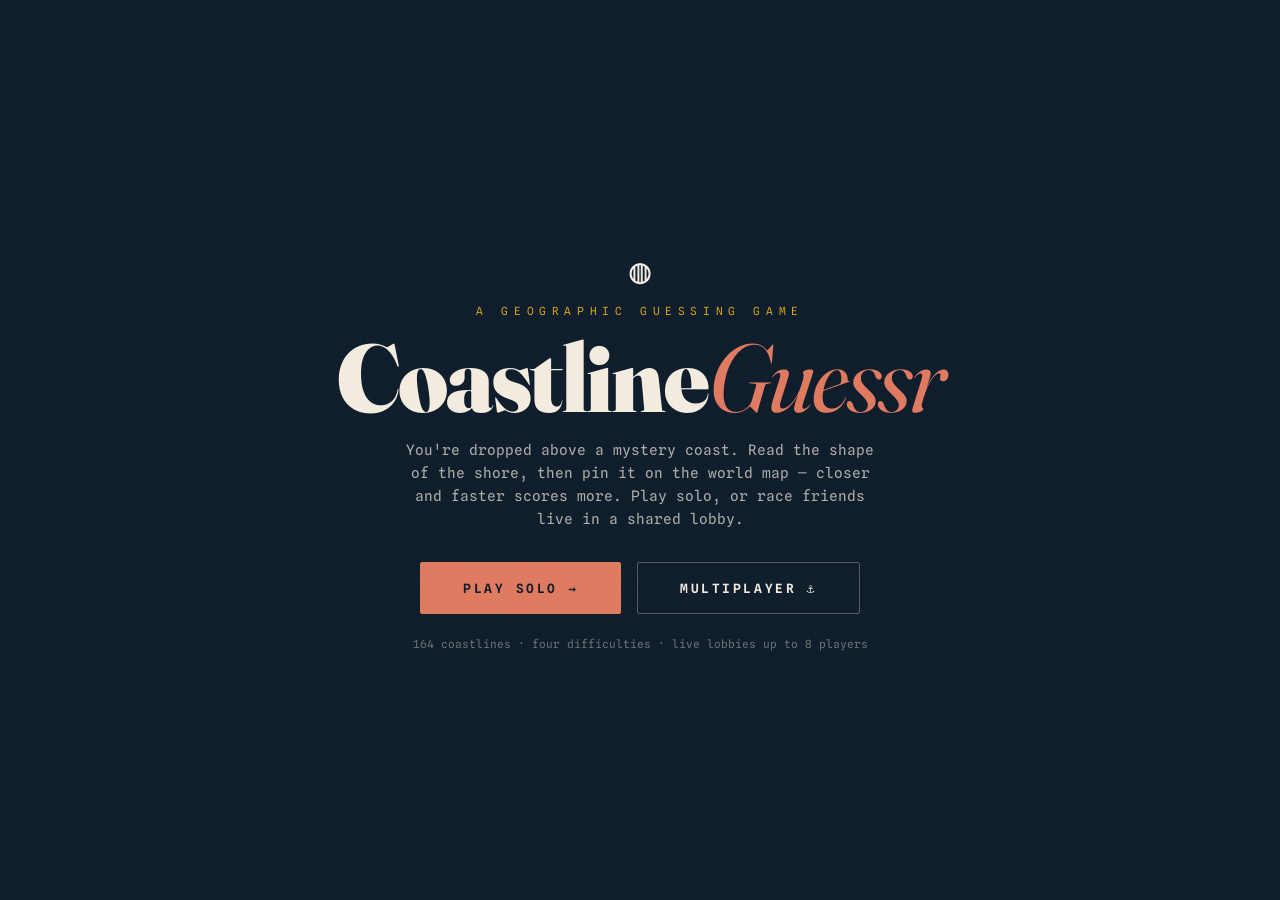
<file: index.html>
<!DOCTYPE html>
<html lang="en">
<head>
<meta charset="UTF-8">
<meta name="viewport" content="width=device-width, initial-scale=1.0">
<title>CoastlineGuessr</title>
<link href="https://fonts.googleapis.com/css2?family=Fraunces:ital,opsz,wght@0,9..144,400;0,9..144,600;0,9..144,900;1,9..144,400&family=Spline+Sans+Mono:wght@400;500;600&display=swap" rel="stylesheet">
<style>
:root {
  --ink:#0d1b2a; --paper:#f4ede0; --paper-deep:#e8ddc9;
  --coral:#e07a5f; --gold:#d4a017; --teal:#2a7f6f; --line:#3d2f1f;
  --display:'Fraunces',serif; --mono:'Spline Sans Mono',monospace;
}
* { margin:0; padding:0; box-sizing:border-box; }
html,body { height:100%; }
body {
  font-family:var(--mono); background:var(--paper); color:var(--ink);
  background-image:radial-gradient(circle at 20% 30%, rgba(212,160,23,0.06) 0%, transparent 40%),
    radial-gradient(circle at 80% 70%, rgba(42,127,111,0.06) 0%, transparent 40%);
  overflow-x:hidden;
}
body::after { content:""; position:fixed; inset:0; pointer-events:none; z-index:9999; opacity:0.04;
  background-image:url("data:image/svg+xml,%3Csvg xmlns='http://www.w3.org/2000/svg' width='100' height='100'%3E%3Cfilter id='n'%3E%3CfeTurbulence type='fractalNoise' baseFrequency='0.9' numOctaves='3'/%3E%3C/filter%3E%3Crect width='100' height='100' filter='url(%23n)'/%3E%3C/svg%3E"); }

.center-screen { min-height:100vh; display:flex; flex-direction:column; align-items:center; justify-content:center; text-align:center; padding:2rem; }
.dark { background:var(--ink); color:var(--paper); }

.kicker { letter-spacing:0.5em; font-size:0.7rem; text-transform:uppercase; color:var(--gold); margin-bottom:1.2rem; }
h1.title { font-family:var(--display); font-weight:900; font-size:clamp(2.4rem,10vw,6rem); line-height:0.85; letter-spacing:-0.02em; font-variation-settings:'opsz' 144; }
h1.title em { font-style:italic; color:var(--coral); font-weight:400; }
.sub { max-width:480px; font-size:0.9rem; line-height:1.6; margin:1.2rem 0 2rem; }
.dark .sub { color:rgba(244,237,224,0.7); }

.btn { font-family:var(--mono); font-weight:600; text-transform:uppercase; letter-spacing:0.18em; font-size:0.72rem;
  padding:0.9rem 1.8rem; border:1.5px solid var(--line); background:var(--ink); color:var(--paper); cursor:pointer;
  border-radius:2px; transition:transform 0.15s, background 0.15s, opacity 0.15s; text-decoration:none; display:inline-block; }
.btn:hover:not(:disabled) { transform:translateY(-2px); }
.btn:disabled { opacity:0.35; cursor:not-allowed; }
.btn.coral { background:var(--coral); border-color:var(--coral); color:var(--ink); }
.btn.coral:hover { background:var(--gold); border-color:var(--gold); }
.btn.ghost { background:transparent; }
.dark .btn.ghost { color:var(--paper); border-color:rgba(244,237,224,0.3); }
.btn.big { padding:1.1rem 2.6rem; font-size:0.8rem; letter-spacing:0.2em; }

.field { font-family:var(--mono); font-size:0.9rem; padding:0.85rem 1rem; border-radius:4px;
  background:rgba(244,237,224,0.06); border:1.5px solid rgba(244,237,224,0.25); color:var(--paper); width:100%; }
.field::placeholder { color:rgba(244,237,224,0.4); }
.field:focus { outline:none; border-color:var(--coral); }
.field.code { text-transform:uppercase; letter-spacing:0.4em; text-align:center; font-size:1.6rem; font-family:var(--display); font-weight:600; }

.row { display:flex; gap:1rem; align-items:center; flex-wrap:wrap; justify-content:center; }
.stack { display:flex; flex-direction:column; gap:1rem; max-width:420px; width:100%; }

header.bar { display:flex; align-items:center; justify-content:space-between; padding:0.9rem 1.5rem;
  border-bottom:1.5px solid var(--line); background:var(--paper-deep); position:sticky; top:0; z-index:50; flex-wrap:wrap; gap:0.5rem; }
.brand { font-family:var(--display); font-weight:900; font-size:1.3rem; letter-spacing:-0.01em; }
.brand em { font-style:italic; color:var(--coral); font-weight:400; }
.pill { font-size:0.6rem; text-transform:uppercase; letter-spacing:0.2em; background:var(--ink); color:var(--paper); padding:0.35rem 0.7rem; border-radius:2px; margin-left:0.6rem; }

.map-wrap { position:relative; border:1.5px solid var(--line); border-radius:4px; overflow:hidden; box-shadow:6px 6px 0 rgba(13,27,42,0.12); }
.map-badge { position:absolute; top:12px; left:12px; z-index:600; font-size:0.6rem; text-transform:uppercase; letter-spacing:0.2em;
  background:var(--ink); color:var(--paper); padding:0.45rem 0.8rem; border-radius:2px; }
.timer { font-family:var(--display); font-weight:600; font-size:1.3rem; line-height:1; color:var(--ink);
  background:var(--paper-deep); border:1.5px solid var(--line); border-radius:3px; padding:0.25rem 0.6rem; min-width:3.2rem; text-align:center; }
.timer.warn { color:#fff; background:var(--coral); border-color:var(--coral); animation:pulse 0.6s infinite; }
@keyframes pulse { 0%,100%{opacity:1;} 50%{opacity:0.55;} }

.leaflet-container { background:#0a1622; }
.fade-in { animation:fade 0.5s ease; }
@keyframes fade { from{opacity:0;transform:translateY(8px);} to{opacity:1;transform:none;} }

</style>
</head>
<body>
<div class="center-screen dark">
  <div style="font-size:2.2rem;margin-bottom:0.8rem;">◍</div>
  <div class="kicker">a geographic guessing game</div>
  <h1 class="title">Coastline<em>Guessr</em></h1>
  <p class="sub">You're dropped above a mystery coast. Read the shape of the shore, then pin it on the world map — closer and faster scores more. Play solo, or race friends live in a shared lobby.</p>
  <div class="row">
    <a class="btn coral big" href="solo.html">Play solo →</a>
    <a class="btn ghost big" href="multi.html">Multiplayer ⚓</a>
  </div>
  <div style="margin-top:1.4rem;font-size:0.7rem;color:rgba(244,237,224,0.4);">
    164 coastlines · four difficulties · live lobbies up to 8 players
  </div>
</div>
</body>
</html>
</file>
